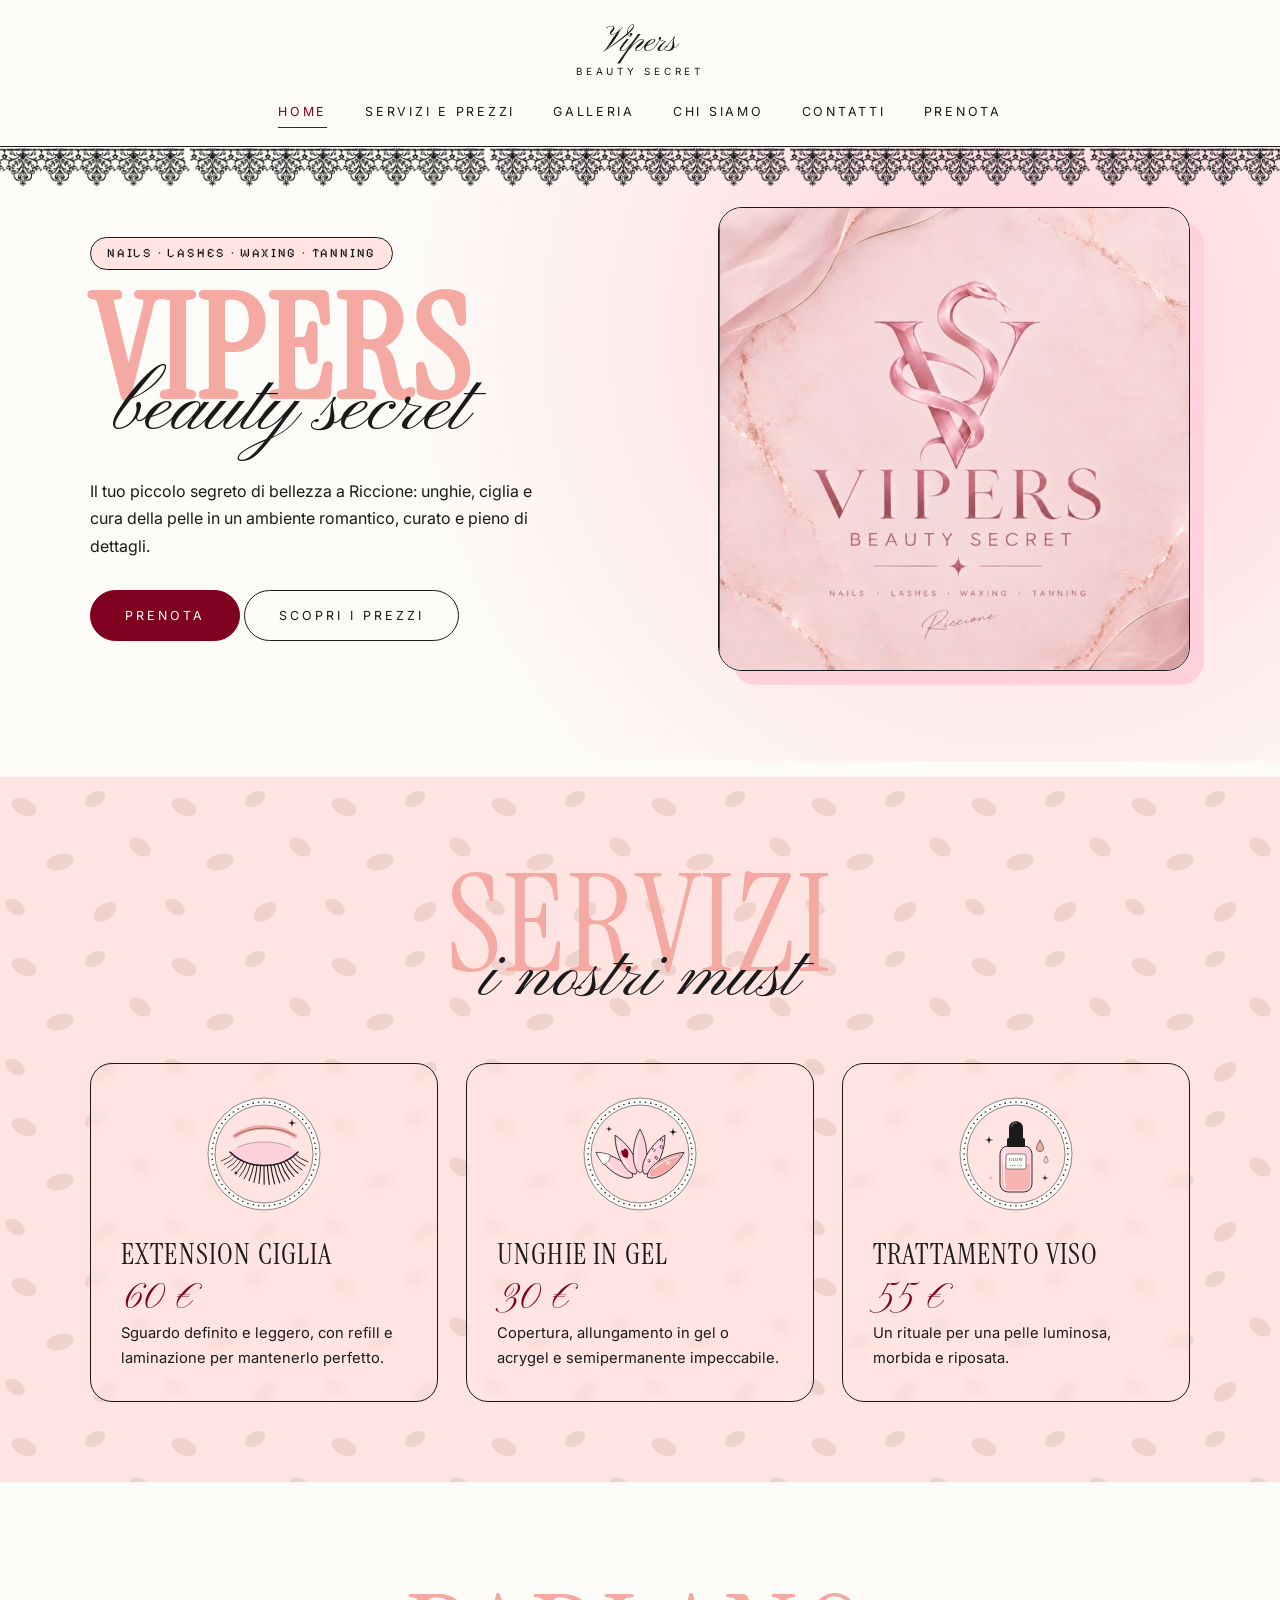
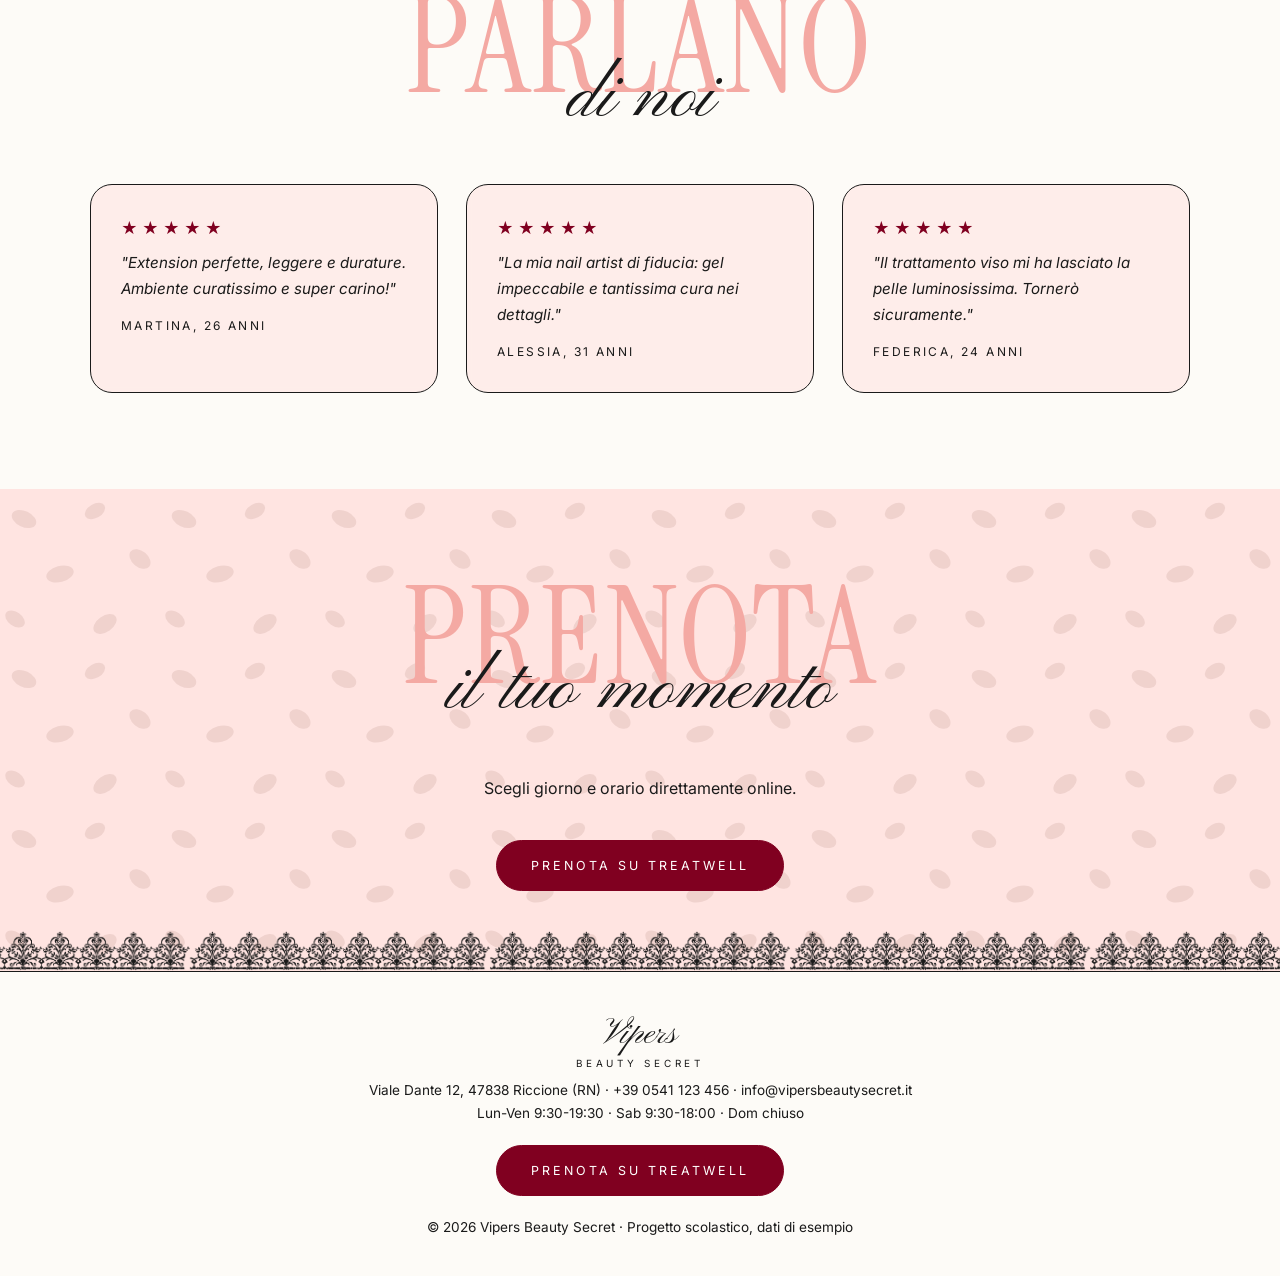
<file: index.html>
<!DOCTYPE html>
<html lang="it">
<head>
<meta charset="utf-8">
<meta name="viewport" content="width=device-width, initial-scale=1">
<title>Home | Vipers Beauty Secret</title>
<meta name="description" content="Nails, lashes, waxing e tanning a Riccione.">
<link rel="icon" href="img/logo.jpg">
<link rel="preconnect" href="https://fonts.googleapis.com">
<link rel="preconnect" href="https://fonts.gstatic.com" crossorigin>
<link href="https://fonts.googleapis.com/css2?family=Instrument+Serif&family=Inter:wght@400;500;600&family=Pinyon+Script&family=Pixelify+Sans&display=swap" rel="stylesheet">
<link rel="stylesheet" href="css/style.css">
</head>
<body>
<header class="site-header">

<a class="brand" href="index.html">Vipers<small>Beauty Secret</small></a>
<nav class="nav"><a href="index.html" class=active>Home</a><a href="servizi.html">Servizi e prezzi</a><a href="galleria.html">Galleria</a><a href="chi-siamo.html">Chi siamo</a><a href="contatti.html">Contatti</a><a href="https://www.treatwell.it/" target="_blank" rel="noopener">Prenota</a></nav>
</header>
<div class="fringe" aria-hidden="true"></div>
<main>

<section class="hero">
<div class="wrap hero-grid">
<div class="reveal">
<span class="badge">Nails · Lashes · Waxing · Tanning</span>
<h1 class="layer"><span class="big">Vipers</span><span class="script">beauty secret</span></h1>
<p>Il tuo piccolo segreto di bellezza a Riccione: unghie, ciglia e cura della pelle in un ambiente romantico, curato e pieno di dettagli.</p>
<a class="btn" href="https://www.treatwell.it/" target="_blank" rel="noopener">Prenota</a>
<a class="btn ghost" href="servizi.html">Scopri i prezzi</a>
</div>
<div class="hero-logo reveal"><img src="img/logo.jpg" alt="Logo Vipers Beauty Secret"></div>
</div>
</section>
<div class="divider" aria-hidden="true"></div>
<section class="leo">
<div class="wrap">
<div class="layer reveal"><span class="big">Servizi</span><span class="script">i nostri must</span></div>
<div class="grid3">
<div class="card mini reveal"><img class="ill" src="img/illustrazioni/ciglia.svg" alt=""><h3>Extension ciglia</h3><div class="price">60 €</div><p>Sguardo definito e leggero, con refill e laminazione per mantenerlo perfetto.</p></div>
<div class="card mini reveal"><img class="ill" src="img/illustrazioni/unghie.svg" alt=""><h3>Unghie in gel</h3><div class="price">30 €</div><p>Copertura, allungamento in gel o acrygel e semipermanente impeccabile.</p></div>
<div class="card mini reveal"><img class="ill" src="img/illustrazioni/viso.svg" alt=""><h3>Trattamento viso</h3><div class="price">55 €</div><p>Un rituale per una pelle luminosa, morbida e riposata.</p></div>
</div>
</div>
</section>
<div class="divider" aria-hidden="true"></div>
<section class="reviews">
<div class="wrap">
<div class="layer reveal"><span class="big">Parlano</span><span class="script">di noi</span></div>
<div class="grid3">
<div class="card reveal"><div class="stars">★★★★★</div><p class="quote">"Extension perfette, leggere e durature. Ambiente curatissimo e super carino!"</p><p class="who">Martina, 26 anni</p></div>
<div class="card reveal"><div class="stars">★★★★★</div><p class="quote">"La mia nail artist di fiducia: gel impeccabile e tantissima cura nei dettagli."</p><p class="who">Alessia, 31 anni</p></div>
<div class="card reveal"><div class="stars">★★★★★</div><p class="quote">"Il trattamento viso mi ha lasciato la pelle luminosissima. Tornerò sicuramente."</p><p class="who">Federica, 24 anni</p></div>
</div>
</div>
</section>
<div class="divider" aria-hidden="true"></div>
<section class="leo strip">
<div class="wrap reveal">
<div class="layer"><span class="big">Prenota</span><span class="script">il tuo momento</span></div>
<p>Scegli giorno e orario direttamente online.</p><br>
<a class="btn" href="https://www.treatwell.it/" target="_blank" rel="noopener">Prenota su Treatwell</a>
</div>
</section>

</main>
<div class="fringe up" aria-hidden="true"></div>
<footer class="site-footer">

<a class="brand" href="index.html">Vipers<small>Beauty Secret</small></a>
<p>Viale Dante 12, 47838 Riccione (RN) · +39 0541 123 456 · info@vipersbeautysecret.it</p>
<p>Lun-Ven 9:30-19:30 · Sab 9:30-18:00 · Dom chiuso</p>
<a class="btn" href="https://www.treatwell.it/" target="_blank" rel="noopener">Prenota su Treatwell</a>
<p>© 2026 Vipers Beauty Secret · Progetto scolastico, dati di esempio</p>
</footer>

<script src="js/main.js"></script>
</body>
</html>
</file>
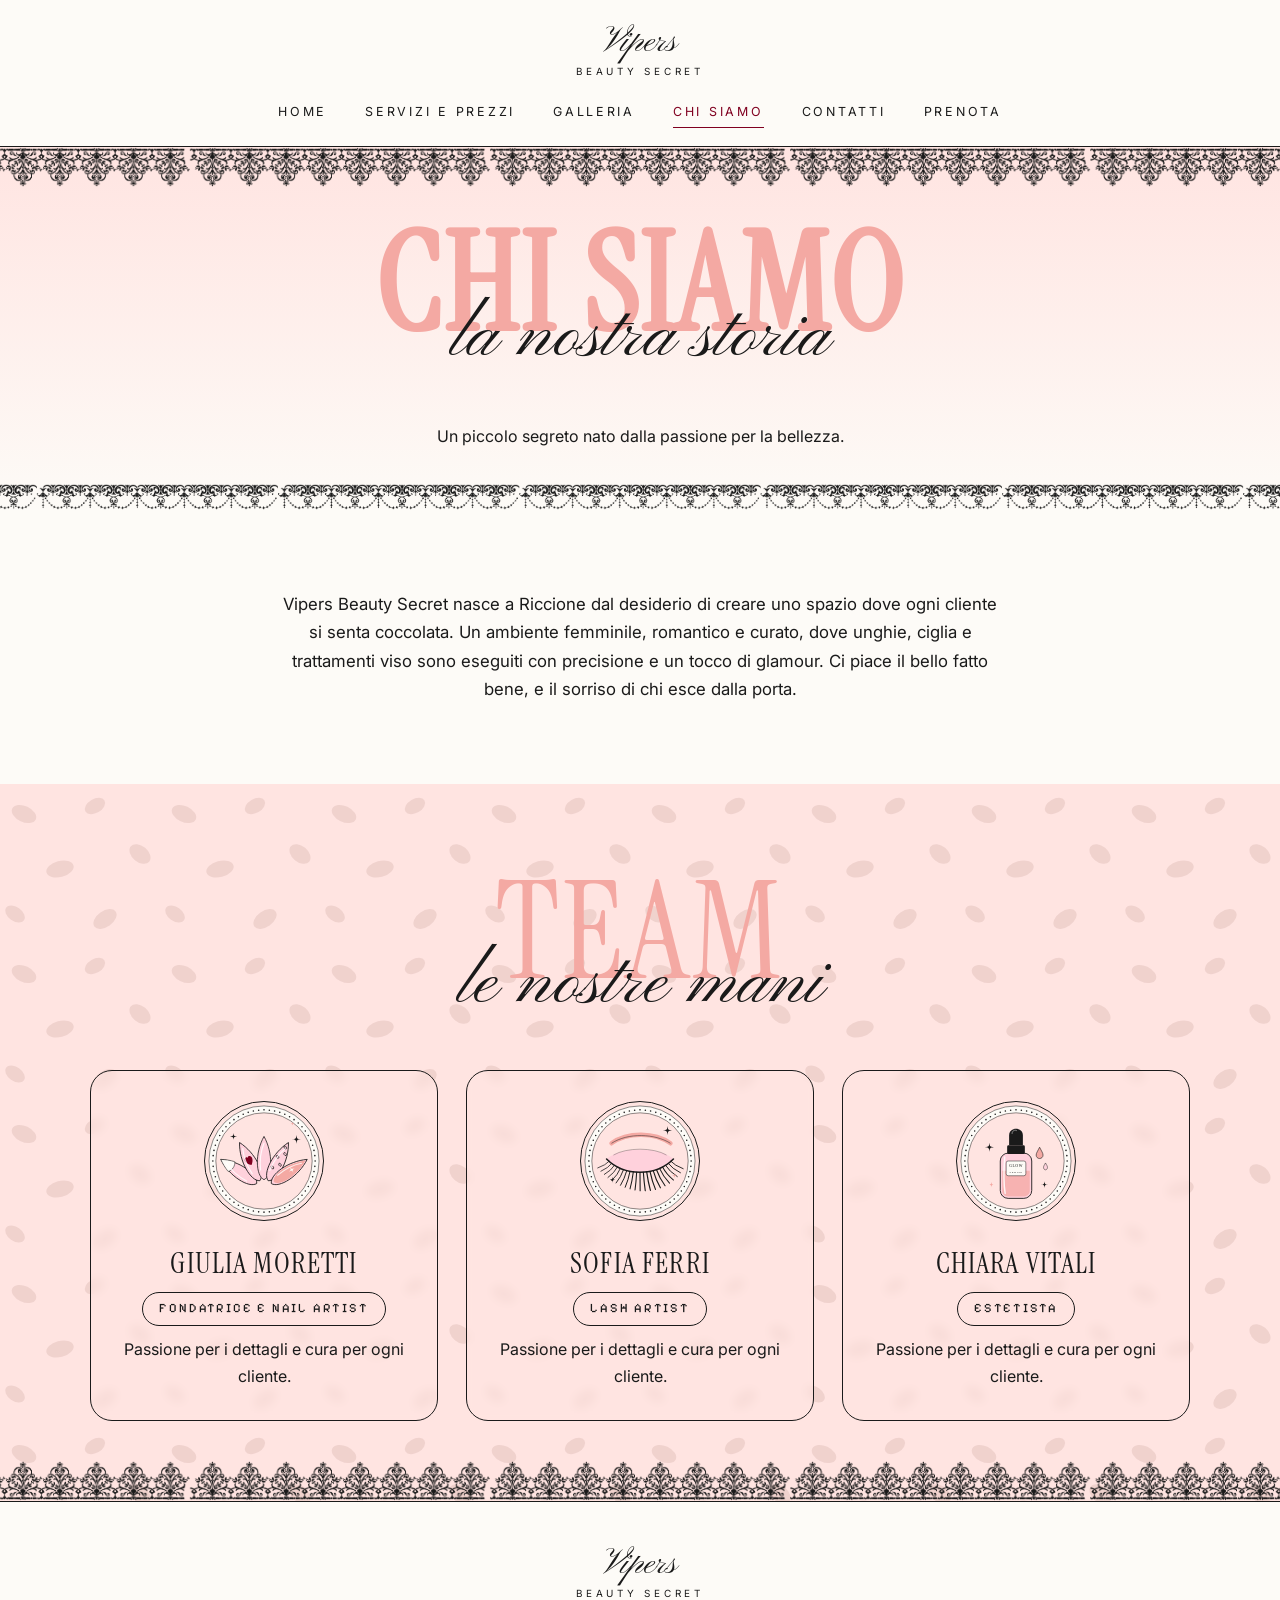
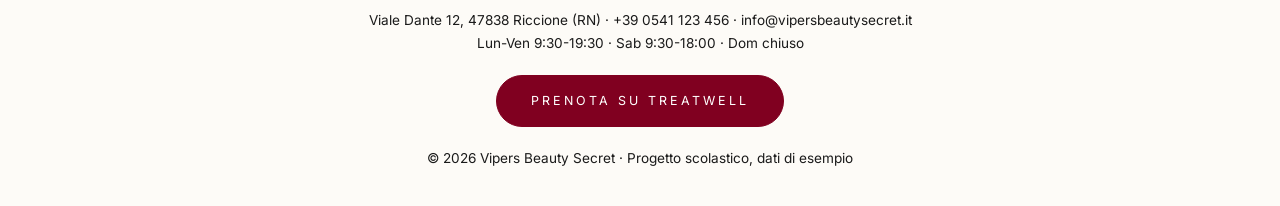
<file: chi-siamo.html>
<!DOCTYPE html>
<html lang="it">
<head>
<meta charset="utf-8">
<meta name="viewport" content="width=device-width, initial-scale=1">
<title>Chi siamo | Vipers Beauty Secret</title>
<meta name="description" content="La storia e il team di Vipers Beauty Secret.">
<link rel="icon" href="img/logo.jpg">
<link rel="preconnect" href="https://fonts.googleapis.com">
<link rel="preconnect" href="https://fonts.gstatic.com" crossorigin>
<link href="https://fonts.googleapis.com/css2?family=Instrument+Serif&family=Inter:wght@400;500;600&family=Pinyon+Script&family=Pixelify+Sans&display=swap" rel="stylesheet">
<link rel="stylesheet" href="css/style.css">
</head>
<body>
<header class="site-header">

<a class="brand" href="index.html">Vipers<small>Beauty Secret</small></a>
<nav class="nav"><a href="index.html">Home</a><a href="servizi.html">Servizi e prezzi</a><a href="galleria.html">Galleria</a><a href="chi-siamo.html" class=active>Chi siamo</a><a href="contatti.html">Contatti</a><a href="https://www.treatwell.it/" target="_blank" rel="noopener">Prenota</a></nav>
</header>
<div class="fringe" aria-hidden="true"></div>
<main>
<section class="page-head"><div class="wrap reveal"><h1 class="layer"><span class="big">Chi siamo</span><span class="script">la nostra storia</span></h1><p>Un piccolo segreto nato dalla passione per la bellezza.</p></div></section>
<section><div class="wrap"><p class="story reveal">Vipers Beauty Secret nasce a Riccione dal desiderio di creare uno spazio dove ogni cliente si senta coccolata. Un ambiente femminile, romantico e curato, dove unghie, ciglia e trattamenti viso sono eseguiti con precisione e un tocco di glamour. Ci piace il bello fatto bene, e il sorriso di chi esce dalla porta.</p></div></section>
<section class="leo team"><div class="wrap"><div class="layer reveal"><span class="big">Team</span><span class="script">le nostre mani</span></div><div class="grid3"><div class="card reveal"><img class="avatar" src="img/illustrazioni/unghie.svg" alt=""><h3>Giulia Moretti</h3><p class="role"><span class="badge">Fondatrice e nail artist</span></p><p>Passione per i dettagli e cura per ogni cliente.</p></div><div class="card reveal"><img class="avatar" src="img/illustrazioni/ciglia.svg" alt=""><h3>Sofia Ferri</h3><p class="role"><span class="badge">Lash artist</span></p><p>Passione per i dettagli e cura per ogni cliente.</p></div><div class="card reveal"><img class="avatar" src="img/illustrazioni/viso.svg" alt=""><h3>Chiara Vitali</h3><p class="role"><span class="badge">Estetista</span></p><p>Passione per i dettagli e cura per ogni cliente.</p></div></div></div></section>

</main>
<div class="fringe up" aria-hidden="true"></div>
<footer class="site-footer">

<a class="brand" href="index.html">Vipers<small>Beauty Secret</small></a>
<p>Viale Dante 12, 47838 Riccione (RN) · +39 0541 123 456 · info@vipersbeautysecret.it</p>
<p>Lun-Ven 9:30-19:30 · Sab 9:30-18:00 · Dom chiuso</p>
<a class="btn" href="https://www.treatwell.it/" target="_blank" rel="noopener">Prenota su Treatwell</a>
<p>© 2026 Vipers Beauty Secret · Progetto scolastico, dati di esempio</p>
</footer>

<script src="js/main.js"></script>
</body>
</html>
</file>
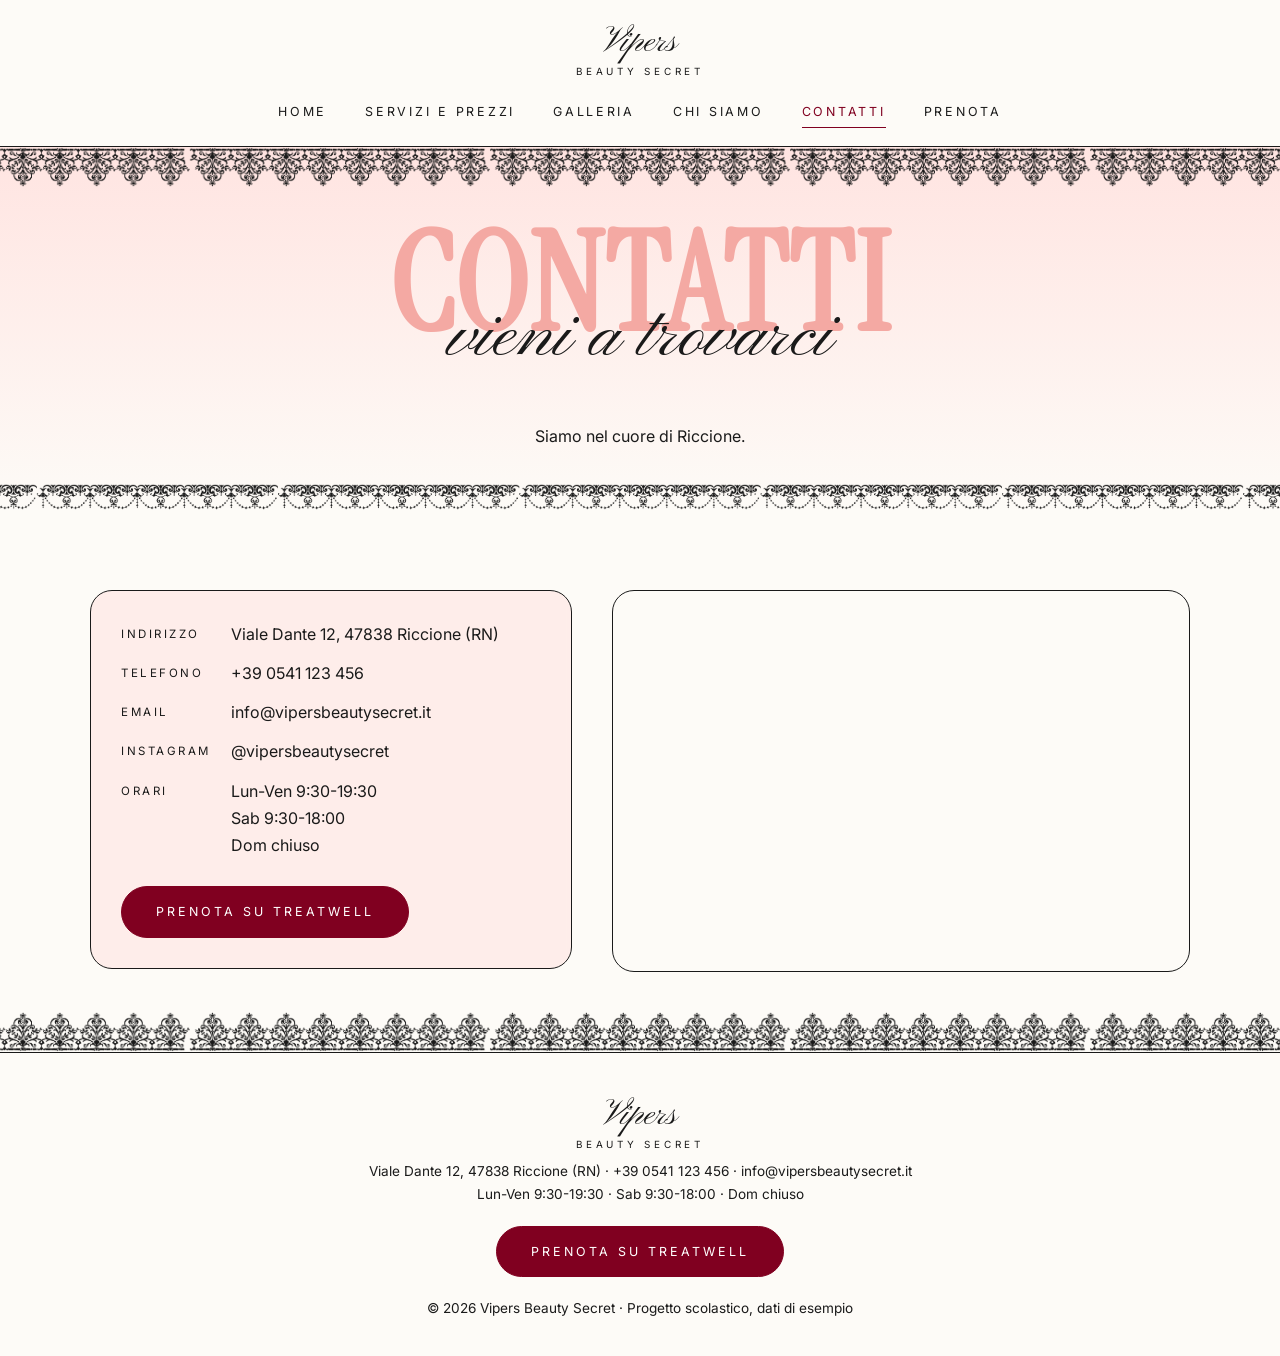
<file: contatti.html>
<!DOCTYPE html>
<html lang="it">
<head>
<meta charset="utf-8">
<meta name="viewport" content="width=device-width, initial-scale=1">
<title>Contatti | Vipers Beauty Secret</title>
<meta name="description" content="Indirizzo, orari e contatti.">
<link rel="icon" href="img/logo.jpg">
<link rel="preconnect" href="https://fonts.googleapis.com">
<link rel="preconnect" href="https://fonts.gstatic.com" crossorigin>
<link href="https://fonts.googleapis.com/css2?family=Instrument+Serif&family=Inter:wght@400;500;600&family=Pinyon+Script&family=Pixelify+Sans&display=swap" rel="stylesheet">
<link rel="stylesheet" href="css/style.css">
</head>
<body>
<header class="site-header">

<a class="brand" href="index.html">Vipers<small>Beauty Secret</small></a>
<nav class="nav"><a href="index.html">Home</a><a href="servizi.html">Servizi e prezzi</a><a href="galleria.html">Galleria</a><a href="chi-siamo.html">Chi siamo</a><a href="contatti.html" class=active>Contatti</a><a href="https://www.treatwell.it/" target="_blank" rel="noopener">Prenota</a></nav>
</header>
<div class="fringe" aria-hidden="true"></div>
<main>
<section class="page-head"><div class="wrap reveal"><h1 class="layer"><span class="big">Contatti</span><span class="script">vieni a trovarci</span></h1><p>Siamo nel cuore di Riccione.</p></div></section>
<section><div class="wrap contact-grid">
<div class="card reveal"><dl>
<dt>Indirizzo</dt><dd>Viale Dante 12, 47838 Riccione (RN)</dd>
<dt>Telefono</dt><dd>+39 0541 123 456</dd>
<dt>Email</dt><dd>info@vipersbeautysecret.it</dd>
<dt>Instagram</dt><dd>@vipersbeautysecret</dd>
<dt>Orari</dt><dd>Lun-Ven 9:30-19:30<br>Sab 9:30-18:00<br>Dom chiuso</dd>
</dl><br><a class="btn" href="https://www.treatwell.it/" target="_blank" rel="noopener">Prenota su Treatwell</a></div>
<div class="map reveal"><iframe title="Mappa" loading="lazy" src="https://www.google.com/maps?q=Viale+Dante+12+Riccione&output=embed"></iframe></div>
</div></section>

</main>
<div class="fringe up" aria-hidden="true"></div>
<footer class="site-footer">

<a class="brand" href="index.html">Vipers<small>Beauty Secret</small></a>
<p>Viale Dante 12, 47838 Riccione (RN) · +39 0541 123 456 · info@vipersbeautysecret.it</p>
<p>Lun-Ven 9:30-19:30 · Sab 9:30-18:00 · Dom chiuso</p>
<a class="btn" href="https://www.treatwell.it/" target="_blank" rel="noopener">Prenota su Treatwell</a>
<p>© 2026 Vipers Beauty Secret · Progetto scolastico, dati di esempio</p>
</footer>

<script src="js/main.js"></script>
</body>
</html>
</file>
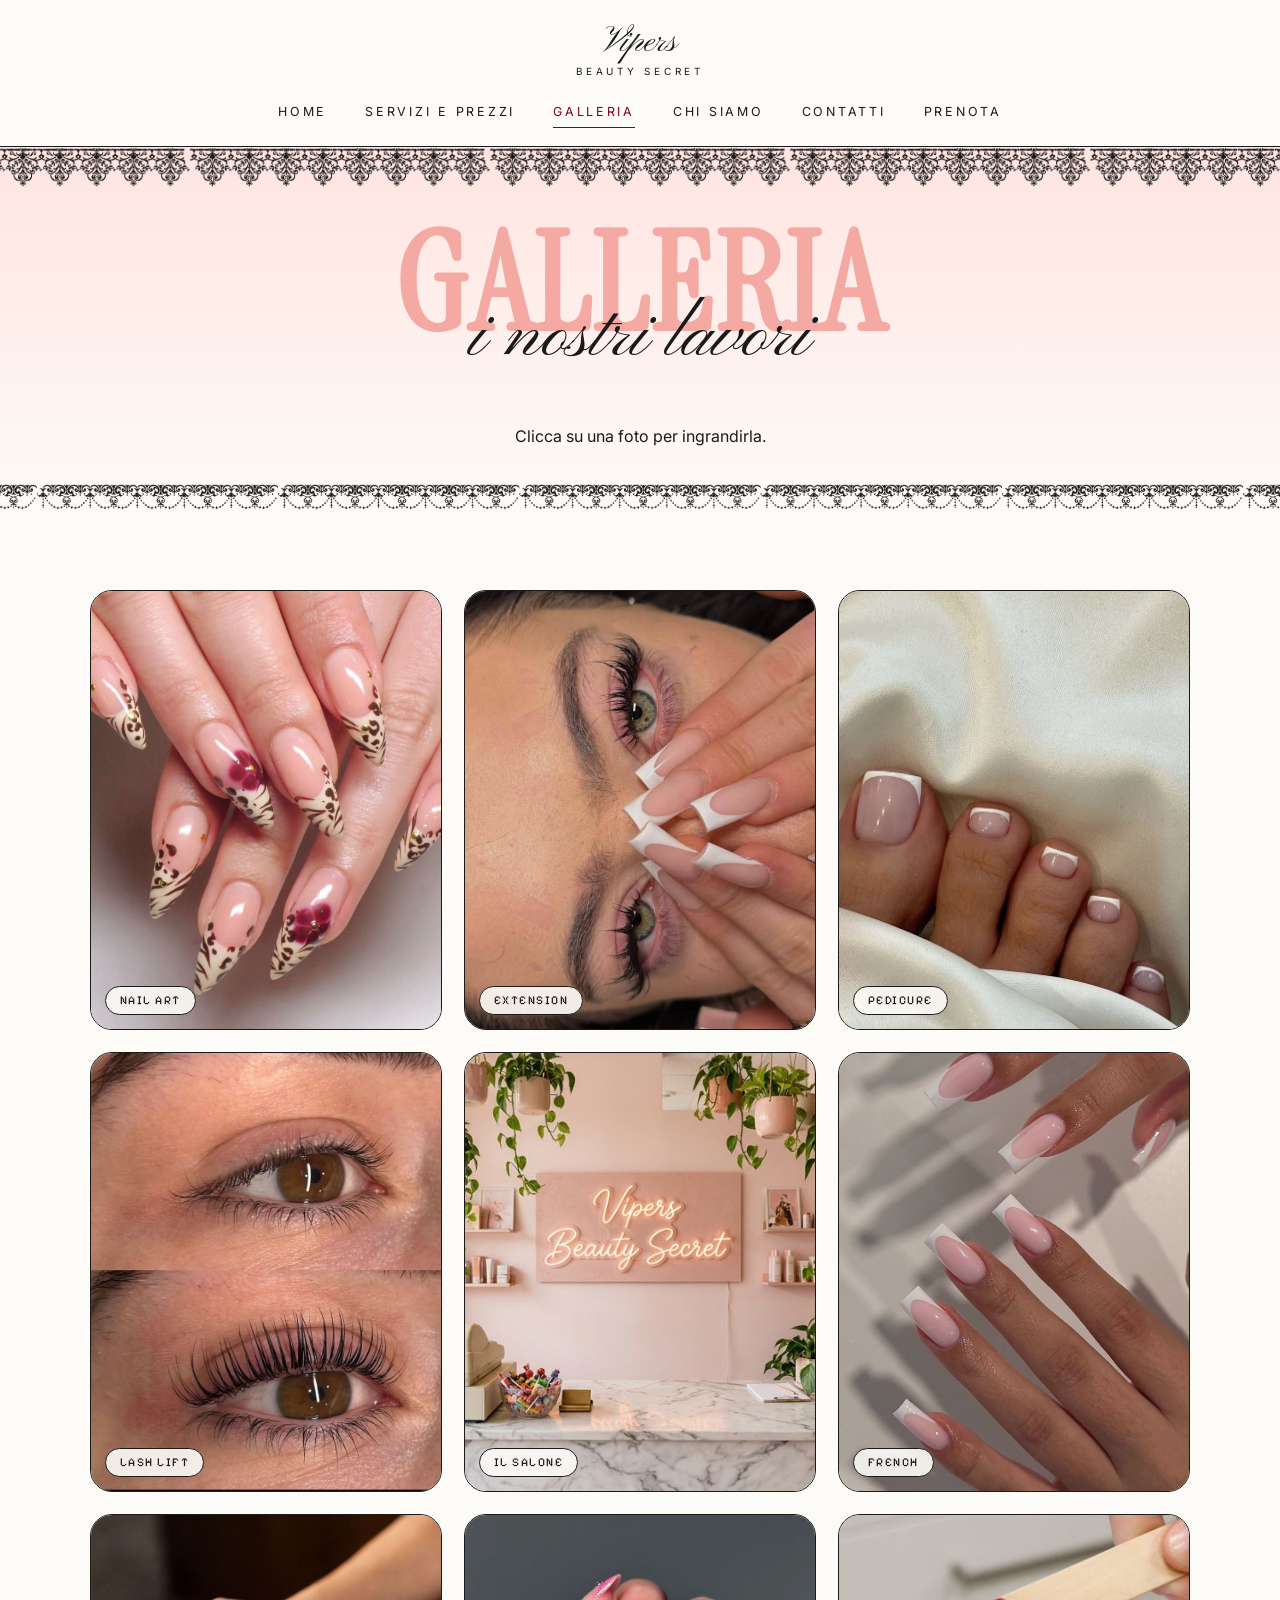
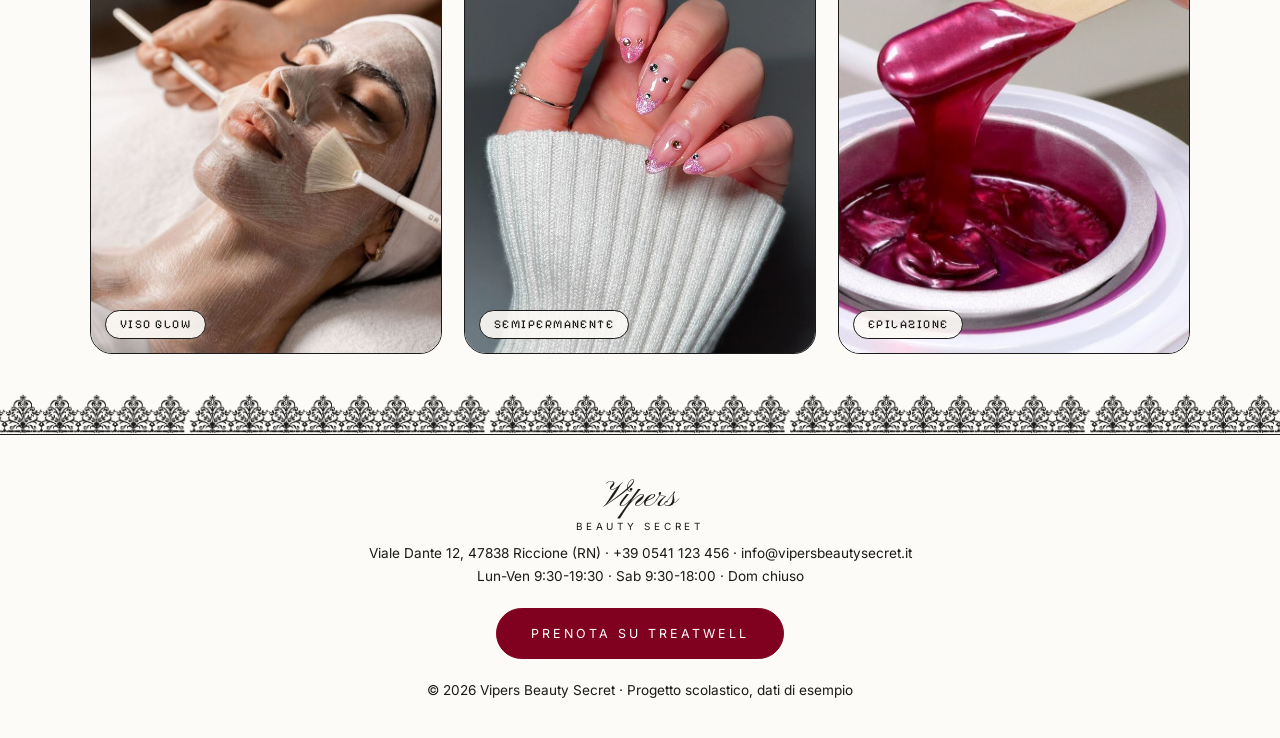
<file: galleria.html>
<!DOCTYPE html>
<html lang="it">
<head>
<meta charset="utf-8">
<meta name="viewport" content="width=device-width, initial-scale=1">
<title>Galleria | Vipers Beauty Secret</title>
<meta name="description" content="I lavori di Vipers Beauty Secret.">
<link rel="icon" href="img/logo.jpg">
<link rel="preconnect" href="https://fonts.googleapis.com">
<link rel="preconnect" href="https://fonts.gstatic.com" crossorigin>
<link href="https://fonts.googleapis.com/css2?family=Instrument+Serif&family=Inter:wght@400;500;600&family=Pinyon+Script&family=Pixelify+Sans&display=swap" rel="stylesheet">
<link rel="stylesheet" href="css/style.css">
</head>
<body>
<header class="site-header">

<a class="brand" href="index.html">Vipers<small>Beauty Secret</small></a>
<nav class="nav"><a href="index.html">Home</a><a href="servizi.html">Servizi e prezzi</a><a href="galleria.html" class=active>Galleria</a><a href="chi-siamo.html">Chi siamo</a><a href="contatti.html">Contatti</a><a href="https://www.treatwell.it/" target="_blank" rel="noopener">Prenota</a></nav>
</header>
<div class="fringe" aria-hidden="true"></div>
<main>
<section class="page-head"><div class="wrap reveal"><h1 class="layer"><span class="big">Galleria</span><span class="script">i nostri lavori</span></h1><p>Clicca su una foto per ingrandirla.</p></div></section><section><div class="wrap"><div class="gallery"><div class="tile reveal"><img src="img/servizi/nail-art.jpg" alt="Nail art" loading="lazy"><em class="cap">Nail art</em></div><div class="tile reveal"><img src="img/servizi/extension.jpg" alt="Extension" loading="lazy"><em class="cap">Extension</em></div><div class="tile reveal"><img src="img/servizi/pedicure.jpg" alt="Pedicure" loading="lazy"><em class="cap">Pedicure</em></div><div class="tile reveal"><img src="img/servizi/lash-lift.jpg" alt="Lash lift" loading="lazy"><em class="cap">Lash lift</em></div><div class="tile reveal"><img src="img/servizi/salone.jpg" alt="Il salone" loading="lazy"><em class="cap">Il salone</em></div><div class="tile reveal"><img src="img/servizi/french.jpg" alt="French" loading="lazy"><em class="cap">French</em></div><div class="tile reveal"><img src="img/servizi/pulizia-viso.jpg" alt="Viso glow" loading="lazy"><em class="cap">Viso glow</em></div><div class="tile reveal"><img src="img/servizi/semipermanente.jpg" alt="Semipermanente" loading="lazy"><em class="cap">Semipermanente</em></div><div class="tile reveal"><img src="img/servizi/epilazione.jpg" alt="Epilazione" loading="lazy"><em class="cap">Epilazione</em></div></div></div></section>
</main>
<div class="fringe up" aria-hidden="true"></div>
<footer class="site-footer">

<a class="brand" href="index.html">Vipers<small>Beauty Secret</small></a>
<p>Viale Dante 12, 47838 Riccione (RN) · +39 0541 123 456 · info@vipersbeautysecret.it</p>
<p>Lun-Ven 9:30-19:30 · Sab 9:30-18:00 · Dom chiuso</p>
<a class="btn" href="https://www.treatwell.it/" target="_blank" rel="noopener">Prenota su Treatwell</a>
<p>© 2026 Vipers Beauty Secret · Progetto scolastico, dati di esempio</p>
</footer>
<div class="lightbox"><button class="lb-btn lb-close" aria-label="Chiudi">×</button><button class="lb-btn lb-prev" aria-label="Precedente">‹</button><div class="stage"></div><button class="lb-btn lb-next" aria-label="Successiva">›</button></div>
<script src="js/main.js"></script>
</body>
</html>
</file>
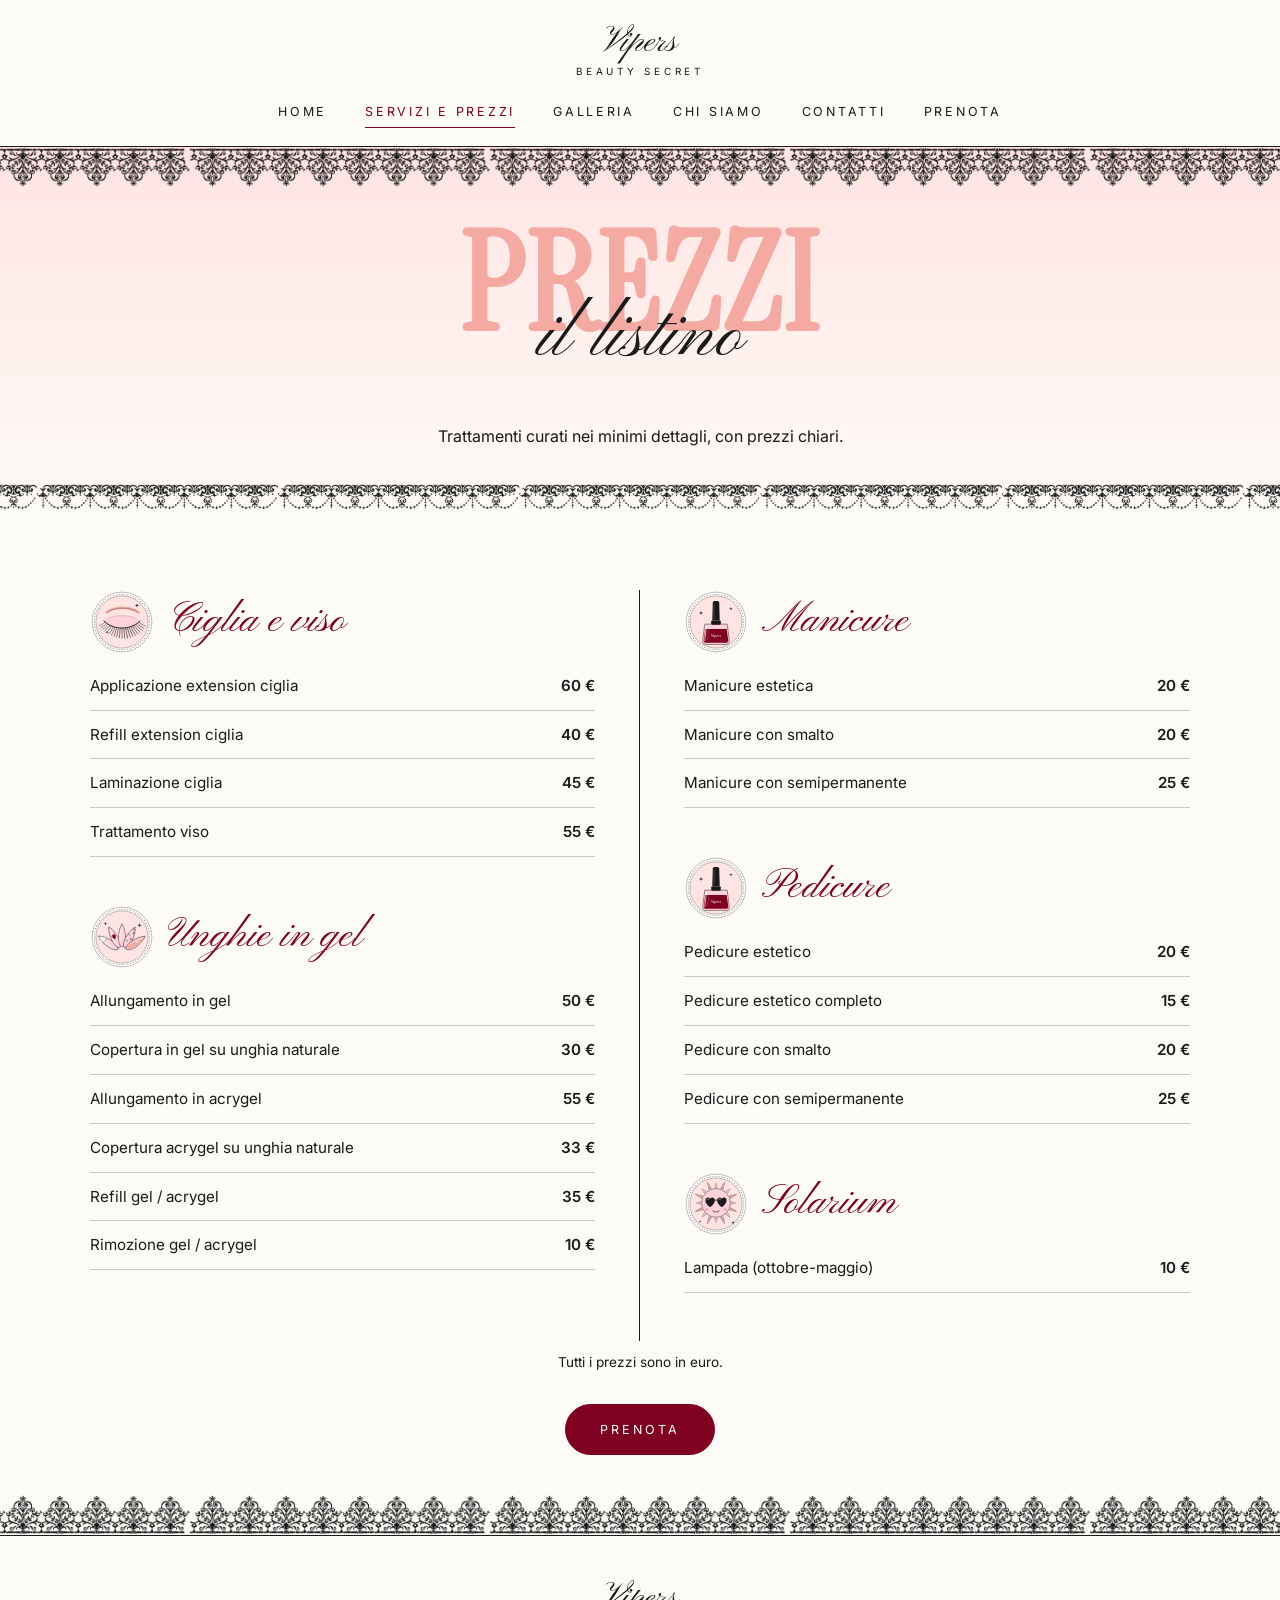
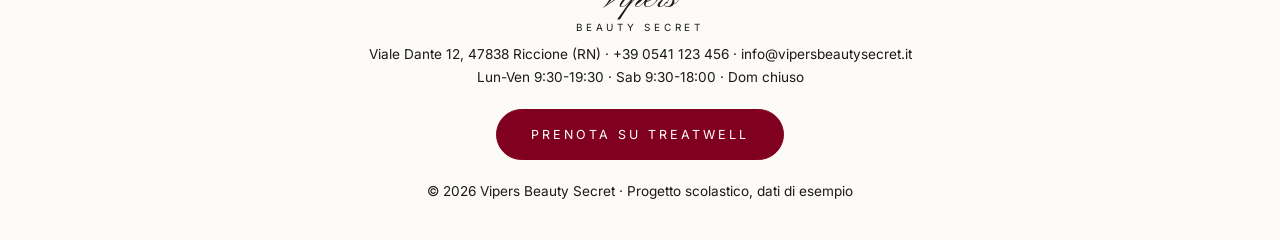
<file: servizi.html>
<!DOCTYPE html>
<html lang="it">
<head>
<meta charset="utf-8">
<meta name="viewport" content="width=device-width, initial-scale=1">
<title>Servizi e prezzi | Vipers Beauty Secret</title>
<meta name="description" content="Listino prezzi di unghie, ciglia e trattamenti viso.">
<link rel="icon" href="img/logo.jpg">
<link rel="preconnect" href="https://fonts.googleapis.com">
<link rel="preconnect" href="https://fonts.gstatic.com" crossorigin>
<link href="https://fonts.googleapis.com/css2?family=Instrument+Serif&family=Inter:wght@400;500;600&family=Pinyon+Script&family=Pixelify+Sans&display=swap" rel="stylesheet">
<link rel="stylesheet" href="css/style.css">
</head>
<body>
<header class="site-header">

<a class="brand" href="index.html">Vipers<small>Beauty Secret</small></a>
<nav class="nav"><a href="index.html">Home</a><a href="servizi.html" class=active>Servizi e prezzi</a><a href="galleria.html">Galleria</a><a href="chi-siamo.html">Chi siamo</a><a href="contatti.html">Contatti</a><a href="https://www.treatwell.it/" target="_blank" rel="noopener">Prenota</a></nav>
</header>
<div class="fringe" aria-hidden="true"></div>
<main>
<section class="page-head"><div class="wrap reveal"><h1 class="layer"><span class="big">Prezzi</span><span class="script">il listino</span></h1><p>Trattamenti curati nei minimi dettagli, con prezzi chiari.</p></div></section>
<section><div class="wrap">
<div class="menu"><div class="col">
<div class="group reveal"><h2><img class="ill" src="img/illustrazioni/ciglia.svg" alt="">Ciglia e viso</h2><div class="row"><span>Applicazione extension ciglia</span><b>60 €</b></div><div class="row"><span>Refill extension ciglia</span><b>40 €</b></div><div class="row"><span>Laminazione ciglia</span><b>45 €</b></div><div class="row"><span>Trattamento viso</span><b>55 €</b></div></div>
<div class="group reveal"><h2><img class="ill" src="img/illustrazioni/unghie.svg" alt="">Unghie in gel</h2><div class="row"><span>Allungamento in gel</span><b>50 €</b></div><div class="row"><span>Copertura in gel su unghia naturale</span><b>30 €</b></div><div class="row"><span>Allungamento in acrygel</span><b>55 €</b></div><div class="row"><span>Copertura acrygel su unghia naturale</span><b>33 €</b></div><div class="row"><span>Refill gel / acrygel</span><b>35 €</b></div><div class="row"><span>Rimozione gel / acrygel</span><b>10 €</b></div></div>
</div><div class="col">
<div class="group reveal"><h2><img class="ill" src="img/illustrazioni/smalto.svg" alt="">Manicure</h2><div class="row"><span>Manicure estetica</span><b>20 €</b></div><div class="row"><span>Manicure con smalto</span><b>20 €</b></div><div class="row"><span>Manicure con semipermanente</span><b>25 €</b></div></div>
<div class="group reveal"><h2><img class="ill" src="img/illustrazioni/smalto.svg" alt="">Pedicure</h2><div class="row"><span>Pedicure estetico</span><b>20 €</b></div><div class="row"><span>Pedicure estetico completo</span><b>15 €</b></div><div class="row"><span>Pedicure con smalto</span><b>20 €</b></div><div class="row"><span>Pedicure con semipermanente</span><b>25 €</b></div></div>
<div class="group reveal"><h2><img class="ill" src="img/illustrazioni/sole.svg" alt="">Solarium</h2><div class="row"><span>Lampada (ottobre-maggio)</span><b>10 €</b></div></div>
</div></div>
<p class="note">Tutti i prezzi sono in euro.</p>
<p style="text-align:center;margin-top:30px"><a class="btn" href="https://www.treatwell.it/" target="_blank" rel="noopener">Prenota</a></p>
</div></section>

</main>
<div class="fringe up" aria-hidden="true"></div>
<footer class="site-footer">

<a class="brand" href="index.html">Vipers<small>Beauty Secret</small></a>
<p>Viale Dante 12, 47838 Riccione (RN) · +39 0541 123 456 · info@vipersbeautysecret.it</p>
<p>Lun-Ven 9:30-19:30 · Sab 9:30-18:00 · Dom chiuso</p>
<a class="btn" href="https://www.treatwell.it/" target="_blank" rel="noopener">Prenota su Treatwell</a>
<p>© 2026 Vipers Beauty Secret · Progetto scolastico, dati di esempio</p>
</footer>

<script src="js/main.js"></script>
</body>
</html>
</file>
<file: css/style.css>
:root {
  --rosa: #FFD1DC;
  --rosa-chiaro: #FFE4E1;
  --peach: #F4A9A3;
  --bianco: #FDFBF7;
  --nero: #1A1A1A;
  --borgogna: #800020;
  --serif: "Instrument Serif", "Times New Roman", serif;
  --script: "Pinyon Script", cursive;
  --sans: "Inter", Helvetica, Arial, sans-serif;
  --pixel: "Pixelify Sans", monospace;
  --leopardo: url("data:image/svg+xml;utf8,<svg xmlns='http://www.w3.org/2000/svg' width='160' height='160'><g fill='%23c9a29a' fill-opacity='.28'><ellipse cx='24' cy='30' rx='13' ry='8' transform='rotate(25 24 30)'/><ellipse cx='95' cy='22' rx='11' ry='7' transform='rotate(-30 95 22)'/><ellipse cx='140' cy='70' rx='12' ry='8' transform='rotate(40 140 70)'/><ellipse cx='60' cy='85' rx='14' ry='8' transform='rotate(-15 60 85)'/><ellipse cx='15' cy='130' rx='11' ry='7' transform='rotate(35 15 130)'/><ellipse cx='105' cy='135' rx='13' ry='8' transform='rotate(-35 105 135)'/></g></svg>");
}

* { box-sizing: border-box; margin: 0; padding: 0; }
html { scroll-behavior: smooth; }
body {
  font-family: var(--sans);
  color: var(--nero);
  background: var(--bianco);
  line-height: 1.7;
  font-size: 16px;
}
img { max-width: 100%; display: block; }
a { color: inherit; text-decoration: none; }

.wrap { width: min(1100px, 90%); margin: 0 auto; }

/* ---------- header ---------- */
.site-header {
  position: relative;
  background: var(--bianco);
  border-bottom: 1px solid var(--nero);
  padding: 26px 0 18px;
  text-align: center;
}
.bow {
  display: block;
  width: 70px;
  height: auto;
  margin: 0 auto 10px;
}
.brand {
  display: inline-block;
  font-family: var(--script);
  font-size: 2.2rem;
  line-height: 1;
}
.brand small {
  display: block;
  font-family: var(--sans);
  font-size: .62rem;
  letter-spacing: .38em;
  text-transform: uppercase;
  margin-top: 6px;
}
.nav {
  display: flex;
  justify-content: center;
  gap: 38px;
  margin-top: 18px;
  font-size: .78rem;
  letter-spacing: .22em;
  text-transform: uppercase;
}
.nav a { padding-bottom: 4px; border-bottom: 1px solid transparent; transition: border-color .3s, color .3s; }
.nav a:hover, .nav a.active { border-color: var(--borgogna); color: var(--borgogna); }

/* ---------- bottoni ---------- */
.btn {
  display: inline-block;
  background: var(--borgogna);
  color: #fff;
  border: 1px solid var(--borgogna);
  border-radius: 999px;
  padding: 14px 34px;
  font-size: .78rem;
  letter-spacing: .24em;
  text-transform: uppercase;
  transition: transform .3s, box-shadow .3s, background .3s;
}
.btn:hover { transform: translateY(-3px); box-shadow: 0 10px 22px rgba(128, 0, 32, .25); }
.btn.ghost { background: transparent; color: var(--nero); border-color: var(--nero); }
.btn.ghost:hover { background: var(--nero); color: #fff; box-shadow: none; }

/* ---------- titoli con layering ---------- */
.layer {
  position: relative;
  text-align: center;
  line-height: 1;
  margin-bottom: 70px;
}
.layer .big {
  display: block;
  font-family: var(--serif);
  text-transform: uppercase;
  font-size: clamp(4rem, 11vw, 8.5rem);
  letter-spacing: .02em;
  color: var(--peach);
}
.layer .script {
  position: absolute;
  left: 0; right: 0;
  top: 62%;
  transform: none;
  font-family: var(--script);
  font-size: clamp(2.6rem, 6vw, 4.6rem);
  color: var(--nero);
  font-weight: 400;
}

.badge {
  display: inline-block;
  font-family: var(--pixel);
  font-size: .8rem;
  letter-spacing: .14em;
  text-transform: uppercase;
  background: var(--rosa-chiaro);
  border: 1px solid var(--nero);
  border-radius: 999px;
  padding: 5px 16px;
}

/* ---------- sezioni ---------- */
section { padding: 80px 0; }
.leo { background: var(--rosa-chiaro) var(--leopardo); }
.page-head { padding: 70px 0 30px; text-align: center; background: linear-gradient(180deg, var(--rosa-chiaro), var(--bianco)); }
.page-head p { max-width: 560px; margin: 0 auto; }

.card {
  background: rgba(255, 228, 225, .6);
  border: 1px solid var(--nero);
  border-radius: 22px;
  padding: 30px;
  backdrop-filter: blur(4px);
}

/* ---------- home ---------- */
.hero {
  padding: 60px 0 90px;
  background: radial-gradient(circle at 80% 30%, var(--rosa) 0, transparent 55%), var(--bianco);
}
.hero-grid { display: grid; grid-template-columns: 1.1fr .9fr; gap: 50px; align-items: center; }
.hero .layer { text-align: left; margin-bottom: 56px; }
.hero .layer .big { font-size: clamp(4.5rem, 12vw, 9rem); }
.hero .layer .script { text-align: left; left: 4%; font-size: clamp(3rem, 6.5vw, 5.4rem); }
.hero p { max-width: 460px; margin: 22px 0 30px; }
.hero .badge { margin-bottom: 8px; }
.hero-logo {
  position: relative;
  border: 1px solid var(--nero);
  border-radius: 28px;
  overflow: hidden;
  box-shadow: 14px 14px 0 var(--rosa);
  transform: rotate(2deg);
  transition: transform .5s;
}
.hero-logo:hover { transform: rotate(0); }

.grid3 { display: grid; grid-template-columns: repeat(3, 1fr); gap: 28px; }
.mini h3 { font-family: var(--serif); font-size: 1.8rem; font-weight: 400; text-transform: uppercase; letter-spacing: .04em; }
.mini .price { font-family: var(--script); font-size: 2.2rem; color: var(--borgogna); line-height: 1.2; }
.mini p { font-size: .92rem; }

.reviews .quote { font-size: .95rem; font-style: italic; }
.reviews .who { margin-top: 14px; font-size: .75rem; letter-spacing: .2em; text-transform: uppercase; }
.stars { color: var(--borgogna); letter-spacing: 4px; margin-bottom: 8px; }

.strip { text-align: center; }
.strip .btn { margin-top: 10px; }

/* ---------- listino ---------- */
.menu { display: grid; grid-template-columns: 1fr 1fr; }
.menu .col { padding: 0 44px; }
.menu .col:first-child { border-right: 1px solid var(--nero); padding-left: 0; }
.menu .col:last-child { padding-right: 0; }
.menu .group { margin-bottom: 48px; }
.menu h2 {
  font-family: var(--script);
  font-weight: 400;
  font-size: 2.6rem;
  line-height: 1.1;
  margin-bottom: 8px;
  color: var(--borgogna);
}
.menu .row {
  display: flex;
  justify-content: space-between;
  gap: 18px;
  padding: 11px 0;
  border-bottom: 1px solid rgba(26, 26, 26, .22);
  font-size: .95rem;
}
.menu .row b { font-weight: 600; white-space: nowrap; }
.note { text-align: center; font-size: .85rem; margin-top: 10px; }

/* ---------- galleria ---------- */
.gallery { display: grid; grid-template-columns: repeat(3, 1fr); gap: 22px; }
.tile {
  position: relative;
  aspect-ratio: 4 / 5;
  border: 1px solid var(--nero);
  border-radius: 22px;
  overflow: hidden;
  cursor: zoom-in;
  background: linear-gradient(145deg, var(--rosa), var(--rosa-chiaro) 60%, #fff);
  display: flex;
  align-items: center;
  justify-content: center;
  transition: transform .35s, box-shadow .35s;
}
.tile:nth-child(3n+2) { background: var(--leopardo), linear-gradient(145deg, var(--rosa-chiaro), var(--rosa)); }
.tile:hover { transform: translateY(-6px); box-shadow: 8px 8px 0 var(--rosa); }
.tile img { width: 100%; height: 100%; object-fit: cover; }
.tile span { font-family: var(--script); font-size: 2.2rem; text-align: center; padding: 0 12px; }

.lightbox {
  position: fixed; inset: 0;
  background: rgba(26, 26, 26, .88);
  display: none;
  align-items: center;
  justify-content: center;
  z-index: 50;
}
.lightbox.open { display: flex; }
.lightbox .stage {
  width: min(520px, 80vw);
  aspect-ratio: 4 / 5;
  border: 1px solid #fff;
  border-radius: 22px;
  overflow: hidden;
  background: linear-gradient(145deg, var(--rosa), var(--rosa-chiaro));
  display: flex; align-items: center; justify-content: center;
}
.lightbox .stage img { width: 100%; height: 100%; object-fit: cover; }
.lightbox .stage span { font-family: var(--script); font-size: 3rem; }
.lb-btn {
  position: absolute;
  background: none;
  border: 1px solid #fff;
  color: #fff;
  width: 46px; height: 46px;
  border-radius: 50%;
  font-size: 1.3rem;
  cursor: pointer;
  transition: background .3s, color .3s;
}
.lb-btn:hover { background: #fff; color: var(--nero); }
.lb-close { top: 28px; right: 34px; }
.lb-prev { left: 34px; top: 50%; }
.lb-next { right: 34px; top: 50%; }

/* ---------- chi siamo ---------- */
.story { max-width: 720px; margin: 0 auto; text-align: center; font-size: 1.05rem; }
.team .card { text-align: center; }
.avatar {
  width: 120px; height: 120px;
  margin: 0 auto 18px;
  border-radius: 50%;
  border: 1px solid var(--nero);
  background: var(--leopardo), linear-gradient(145deg, var(--rosa), var(--rosa-chiaro));
  display: flex; align-items: center; justify-content: center;
  font-family: var(--script); font-size: 2.8rem;
}
.team h3 { font-family: var(--serif); font-weight: 400; font-size: 1.8rem; text-transform: uppercase; letter-spacing: .04em; }
.team .role { margin: 4px 0 10px; }

/* ---------- contatti ---------- */
.contact-grid { display: grid; grid-template-columns: 1fr 1.2fr; gap: 40px; align-items: start; }
.contact-grid dl { display: grid; grid-template-columns: 110px 1fr; row-gap: 12px; }
.contact-grid dt { font-size: .72rem; letter-spacing: .22em; text-transform: uppercase; padding-top: 4px; }
.map { border: 1px solid var(--nero); border-radius: 22px; overflow: hidden; }
.map iframe { width: 100%; height: 380px; border: 0; display: block; }

/* ---------- footer ---------- */
.site-footer { background: var(--bianco); border-top: 1px solid var(--nero); text-align: center; padding: 46px 0 36px; position: relative; }
.site-footer .brand { margin-bottom: 10px; }
.site-footer p { font-size: .85rem; }
.site-footer .btn { margin: 20px 0; }

/* ---------- animazioni ---------- */
.reveal { opacity: 0; transform: translateY(26px); transition: opacity .8s ease, transform .8s ease; }
.reveal.in { opacity: 1; transform: none; }
@media (prefers-reduced-motion: reduce) {
  .reveal { opacity: 1; transform: none; transition: none; }
}

@media (max-width: 900px) {
  .hero-grid, .grid3, .contact-grid, .menu, .gallery { grid-template-columns: 1fr; }
  .menu .col { padding: 0; border: 0 !important; }
  .nav { flex-wrap: wrap; gap: 18px; }
}

/* ---------- pizzo e fiocchi ---------- */
.divider { display: flex; align-items: center; gap: 18px; width: min(1100px, 90%); margin: 0 auto; padding: 8px 0; }
.divider img { width: 70px; flex: none; }
.lace-line {
  flex: 1;
  height: 30px;
  background: url("../img/pizzo/bordo-3.png") center / auto 100% repeat-x;
}
.page-head { position: relative; padding-bottom: 60px; }
.page-head::after {
  content: "";
  position: absolute;
  left: 0; right: 0; bottom: 0;
  height: 26px;
  background: url("../img/pizzo/bordo-3.png") center / auto 100% repeat-x;
}
.hero-logo { overflow: visible; border: 0; box-shadow: none; }
.hero-logo img { box-shadow: 14px 14px 0 var(--rosa); }
.hero-logo img { position: relative; border: 1px solid var(--nero); border-radius: 24px; }
.card { position: relative; }

.tile .cap {
  position: absolute;
  left: 14px; bottom: 14px;
  font-style: normal;
  font-family: var(--pixel);
  font-size: .75rem;
  letter-spacing: .12em;
  text-transform: uppercase;
  background: rgba(253, 251, 247, .9);
  border: 1px solid var(--nero);
  border-radius: 999px;
  padding: 3px 14px;
}
.lightbox .stage { position: relative; }

.fringe {
  height: 40px;
  background: url("../img/pizzo/bordo-1.png") center top / auto 100% repeat-x;
  position: relative;
  z-index: 2;
  margin-bottom: -40px;
  pointer-events: none;
}
.fringe.up { transform: scaleY(-1); margin: -40px 0 0; }
.ill { display: block; width: 120px; height: 120px; margin: 0 auto 16px; transition: transform .5s; }
.card:hover .ill { transform: rotate(-6deg) scale(1.05); }
.menu h2 { display: flex; align-items: center; gap: 14px; }
.menu h2 .ill { width: 64px; height: 64px; margin: 0; }
img.avatar { background: none; }
</file>
